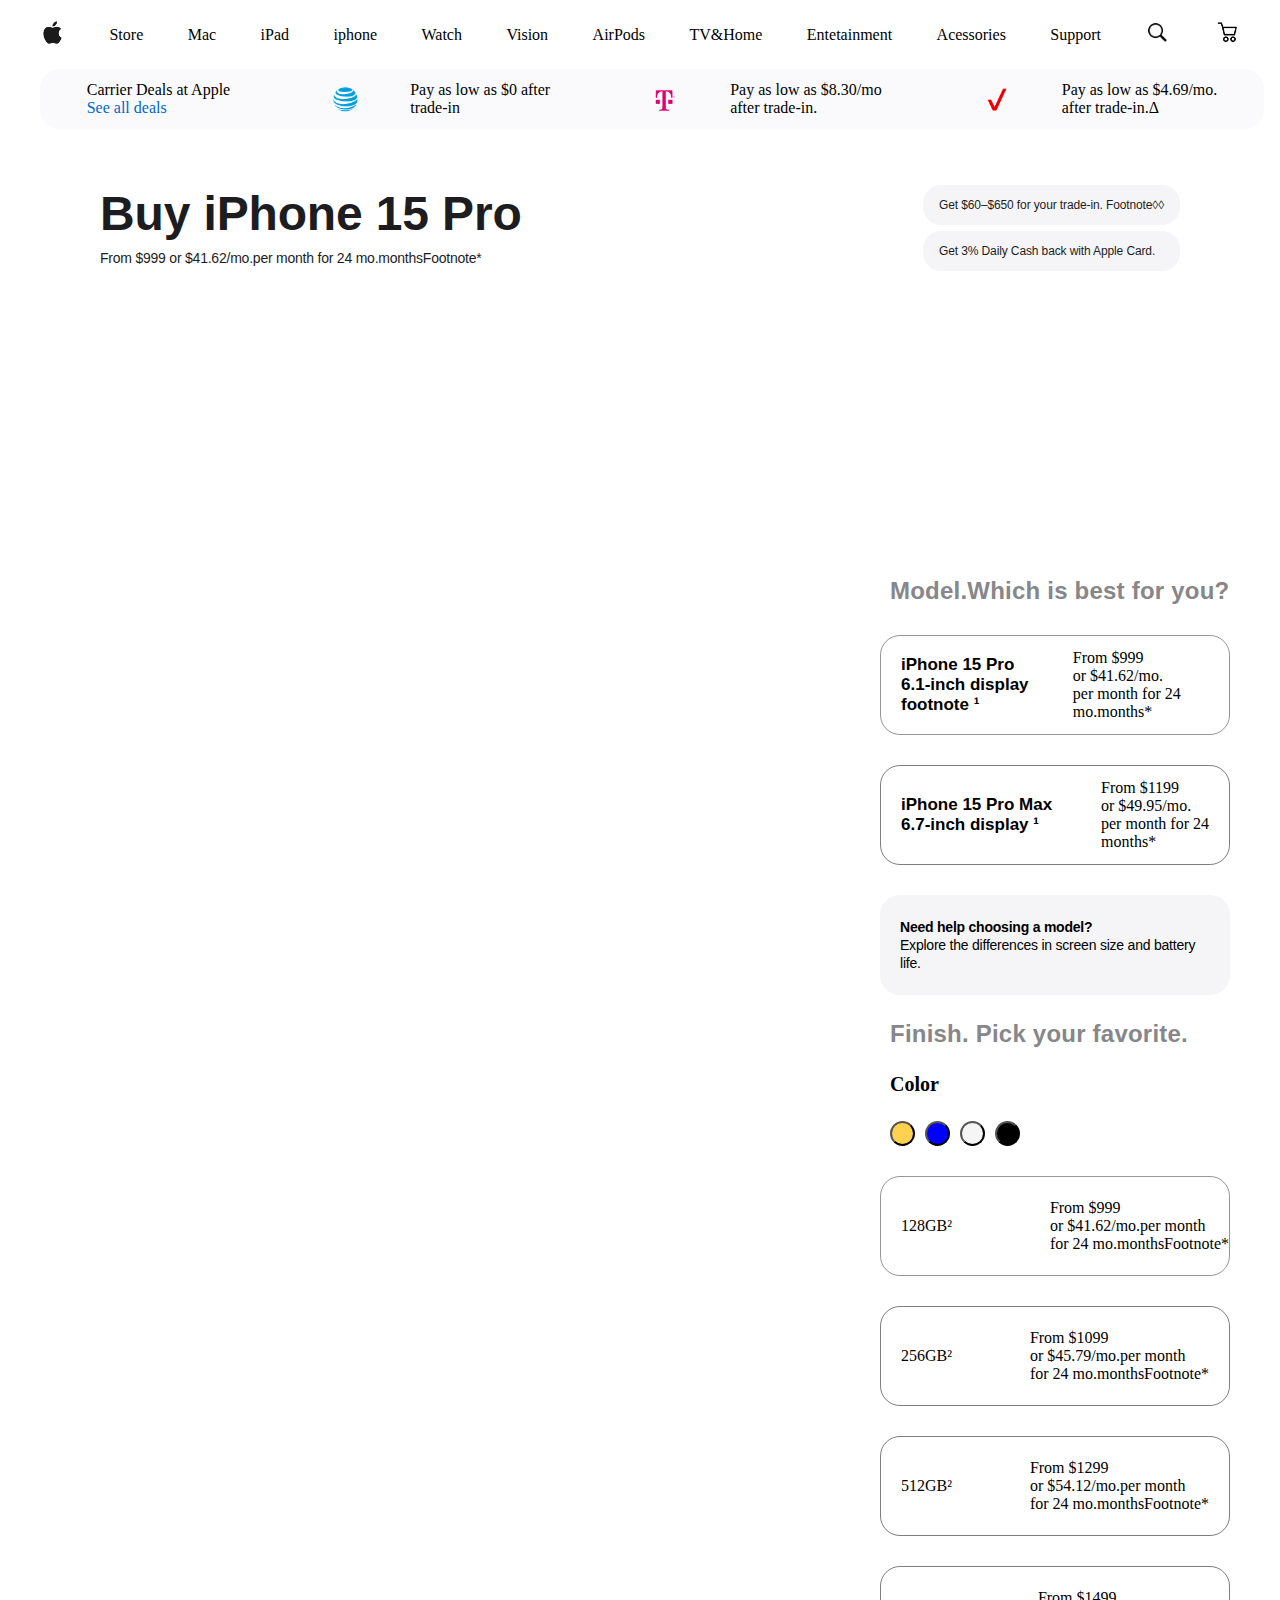
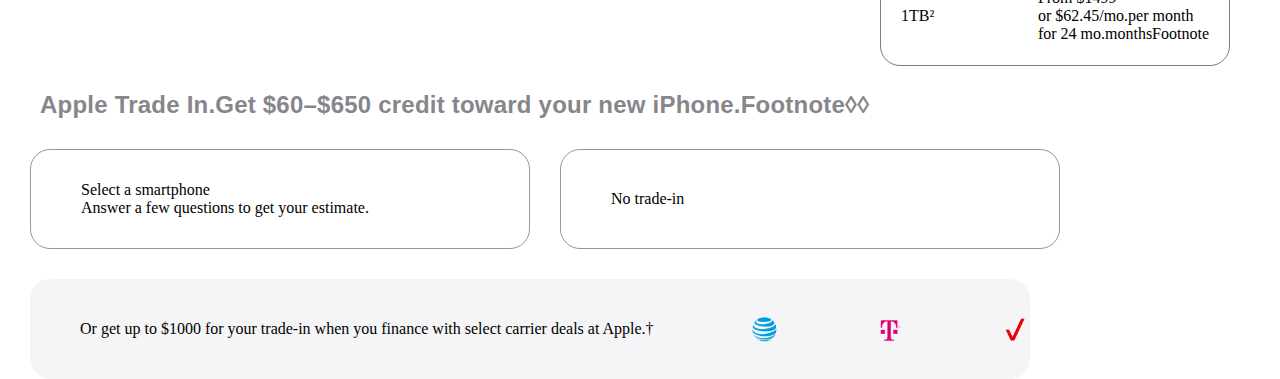
<file: index.html>
<!DOCTYPE html>
<html lang="en">
<head>
    <meta charset="UTF-8">
    <meta name="viewport" content="width=device-width, initial-scale=1.0">
    <title>Document</title>
    <link rel="stylesheet" href="./style.css">
</head>
<body>
    
<div class="container">
    <header class="header">
 <a href="#"> <img width="25px" src="./img/appleicon.png" alt=""></a>
<a href="#"> Store</a>
<a href="./mac.html"  >Mac</a>
<a href="#"> iPad</a>
<a href="#"> iphone</a>
<a href="#"> Watch</a>
<a href="#"> Vision</a>
<a href="#">  AirPods</a>
<a href="#">  TV&Home</a>
<a href="#">  Entetainment</a>
<a href="#">  Acessories</a>
<a href="#">  Support</a>
  <a href="#"><img width="25px" src="./img/searchicon (1).png" alt=""></a>
  <a href="#"><img width="25px" src="./img/storeicon.png" alt=""></a>
    </header>
    <div class="box">
        <div class="item">
<p>Carrier Deals at Apple <br><a href="#">See all deals</a></p>
        </div>
        <span></span>
        <img width="30px" src="./img/desktop-bfe-iphone-step1-bugatti-banner-att.png" alt="">
        <div class="item">
          
<p>Pay as low as $0 after <br>trade-in</p>
        </div>
        <span></span>
        <img width="30px" src="./img/tmobile.png" alt="">
        <div class="item">
           
<p>Pay as low as $8.30/mo <br>after trade-in.</p>
        </div>
        <span></span>
        <img width="30px" src="./img/yesss.png" alt="">
        <div class="item">
          
<p>Pay as low as $4.69/mo. <br> after trade-in.Δ</p>
        </div>
    </div>
</div>


    <div class="iphone_box">
        <nav class="left">
            <h1>Buy iPhone 15 Pro</h1>
            <p>From $999 or $41.62/mo.per month for 24 mo.monthsFootnote*</p>
            </nav>
                <nav class="right">
                    <p>Get $60–$650 for your trade-in.
                        Footnote◊◊</p>
                    <p>Get 3% Daily Cash back with Apple Card.</p>
                </nav>
    </div>

    <div class="pro">
        <div class="img" ></div>
    <nav class="best">
        
    <h2><b>Model.</b>Which is best for you?</h2>
    <div class="sale_box">
        <div class="item">
            <h3>  iPhone 15 Pro <br>
                6.1-inch display footnote ¹</h3>
          
        </div>
        <div class="item">
            <p>From $999 <br>
                or $41.62/mo. <br>
                per month for 24 mo.months*</p>
        </div>
    </div>
    <div class="sale_box2">
        <div class="item">
            <h4>iPhone 15 Pro Max <br>
                6.7-inch display  ¹
                </h4>
        </div>
        <div class="item">
            <p> From $1199 <br>
                or $49.95/mo. <br>per month for 24 <br>
                months*</p>
        </div>
    </div>
   <div class="sale_box3">
    <div class="item">
        <h5><b>Need help choosing a model?</b> <br>
            Explore the differences in screen size and battery life.</h5>
    </div>
   </div>


   <H6><b>Finish.</b> Pick your favorite.</H6>
  <b> <p class="colortxt">Color</p></b>
   <div class="colors_box">
    <button class="color" data-col="titanium" ></button>
    <button class="color2" data-col="blue" ></button>
    <button class="color3" data-col="white" ></button>
    <button class="color4" data-col="black" ></button>

   </div>
   <p></p>
   <div class="gb_box">
<div class="elem">
<p>128GB²</p>
</div>
<div class="elem">
<p>From $999 <br>
    or $41.62/mo.per month <br>for 24 mo.monthsFootnote*</p>
</div>
   </div>

<div class="gb_box2">
    <div class="elem">
<p>256GB²</p>
    </div>
    <div class="elem">
<p>From $1099 <br>
    or $45.79/mo.per month <br>for 24 mo.monthsFootnote*</p>
    </div>
</div>
<div class="gb_box3">
    <div class="elem">
<p>512GB²</p>
    </div>
    <div class="elem">
<p>From $1299 <br>
    or $54.12/mo.per month <br>for 24 mo.monthsFootnote*</p>
    </div>
</div>

<div class="gb_box4">
    <div class="elem">
<p>1TB²</p>
    </div>
    <div class="elem">
<p>From $1499 <br>
    or $62.45/mo.per month <br>for 24 mo.monthsFootnote</p>
    </div>

</div>
    </nav>
    </div>
      
<p class="elemtrade">Apple Trade In.Get $60–$650 credit toward your new iPhone.Footnote◊◊</p>
<div class="trade_box">
    <div class="elem_trade">
        <p >Select a smartphone <br>
            Answer a few questions to get your estimate.
          
            </p>
    </div>
    <div class="elem_trade">
        <p> No trade-in</p>
    </div>
</div>
    <div class="elem2_trade">
        <p>Or get up to $1000 for your trade-in when you finance with select carrier deals at Apple.†
        </p>
   <img width="30px"src="./img/desktop-bfe-iphone-step1-bugatti-banner-att.png" alt="">
   <img width="30px" src="./img/tmobile.png" alt="">
   <img width="30px"  src="./img/yesss.png" alt="">
    </div>






<script src="./index.js"></script>
</body>
</html>
</file>
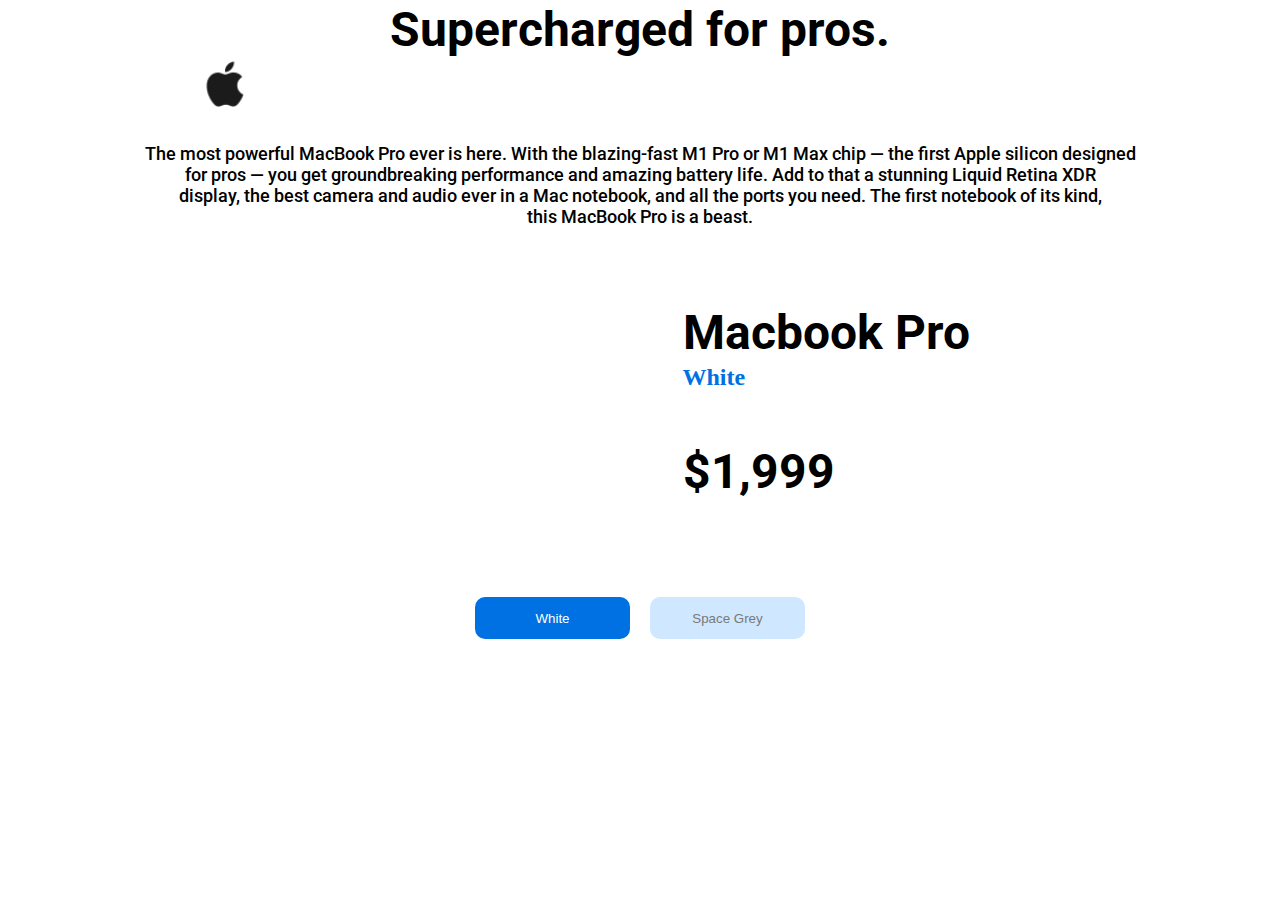
<file: mac.html>
<!DOCTYPE html>
<html lang="en">
<head>
    <meta charset="UTF-8">
    <meta name="viewport" content="width=device-width, initial-scale=1.0">
    <title>Document</title>
    <link rel="stylesheet" href="./mac.css">
    <link href="https://fonts.googleapis.com/css2?family=Rancho&family=Roboto:ital,wght@0,100;0,300;0,400;0,500;0,700;0,900;1,100;1,300;1,400;1,500;1,700;1,900&display=swap" rel="stylesheet"
</head>
<body>
    <div class="conatiner">
  <h1>Supercharged for pros.</h1>   <a href="./index.html"><img class="icon" src="./img/appleicon.png" alt=""></a>
    <p class="pro">The most powerful MacBook Pro ever is here. With the blazing-fast M1 Pro or M1 Max chip — the first Apple silicon designed <br> for pros — you get groundbreaking performance and amazing battery life. Add to that a stunning Liquid Retina XDR  <br> display, the best camera and audio ever in a Mac notebook, and all the ports you need. The first notebook of its kind, <br> this MacBook Pro is a beast.</p>
 
    <div class="mac_box">
       <div class="img"></div>
        <div class="sale">
            <h2>Macbook Pro</h2>
            <h3>White</h3>
            <p>$1,999</p>
        </div>
    </div>
    <div class="btns">
        <button class="white" data-col="white">White</button>
        <button class="graybtn" data-col="gray">Space Grey</button>

    </div>
    </div>
  

    <script src="./mac.js"></script>
</body>
</html>
</file>
<file: style.css>
*{
    padding: 0;
    margin: 0;
    box-sizing: border-box;
}
img{
 max-width: 100%;   
}
.container{
    margin: 0 auto;
    padding: 0;
    width: 1200px;

}
.header{
    padding-top: 20px;
    display: flex;
    align-items: center;
    justify-content: space-between;
}
.header a {
    cursor: pointer;
    text-decoration: none;
    color: black;

}
.box {
    display: flex;
    align-items: center;
    justify-content: center;
    position: relative;
    gap: 50px;
    background-color: #fafafc;;
    height: 60px;
    width: 1224px;
    border-radius: 20px;
    margin-top: 20px;
}
.item a{
    color: #06c ;
    text-decoration: none;
    

}
.iphone_box{
    display: flex;
    align-items: center;
    justify-content: space-between;
    padding-top: 50px;
    padding-left: 100px;
    padding-right: 100px;
}
.left h1{
    color: #1d1d1f;
    font-family: SF Pro Display, SF Pro Icons, Helvetica Neue, Helvetica, Arial, sans-serif;
    font-size: 48px;
    font-weight: 600;
    letter-spacing: -.003em;
    line-height: 1.0834933333;
    padding-bottom: 8px;
}
.left p{
    color: rgb(29, 29, 31);
    font-family: "SF Pro Text", "SF Pro Icons", "Helvetica Neue", Helvetica, Arial, sans-serif;
    font-size: 14px;
    font-weight: 400;
    letter-spacing: -0.016em;
    line-height: 1.42859;
}
.right p {
    background-color: #f5f5f7;
    border-radius: 18px;
    color: #1d1d1f;
    display: flex;
    font-family: SF Pro Text, SF Pro Icons, Helvetica Neue, Helvetica, Arial, sans-serif;
    font-size: 12px;
    font-weight: 400;
    letter-spacing: -.01em;
    line-height: 1.3333733333;
    margin: 6px 0;
    padding: 12px 16px;
    text-decoration: none;
}
.pro{
    display: flex;
    align-items: center;
    justify-content: space-between;
 
}
.img {
    width: 1200px;
    height: 700px;
    background-image: url('https://store.storeimages.cdn-apple.com/1/as-images.apple.com/is/iphone-15-pro-model-unselect-gallery-1-202309?wid=5120&hei=2880&fmt=webp&qlt=70&.v=[base64]&traceId=1');
    background-size: cover;
    background-position: center;
    transition: .5s ease;
    margin-left: 100px;
    border-radius: 25px;
    margin-top: 0;
}

nav.best {
padding-right: 50px;
cursor: pointer;
margin-top: 300px;
}
.sale_box{
    display: flex;
    align-items: center;
    justify-content: space-between;
    height: 100px;
    width: 350px;
    border: 1px solid rgba(0, 0, 0, 0.411);
    border-radius: 20px;
    padding-left: 20px;
    margin-left: 30px;
    margin-top: 30px;

}
.sale_box2{
    display: flex;
    align-items: center;
    justify-content: space-between;
    height: 100px;
    width: 350px;
    border: 1px solid rgba(0, 0, 0, 0.507);
    border-radius: 20px;
    padding-left: 20px;
    margin-left: 30px;
    margin-top: 30px;
    padding-right: 20px;

}
.sale_box3{
    display: flex;
    align-items: center;
    justify-content: space-between;
    height: 100px;
    width: 350px;
    border: none;
    border-radius: 20px;
    padding-left: 20px;
    margin-left: 30px;
    margin-top: 30px;
    padding-right: 20px;
    background-color: #f5f5f7; 

} 
.sale_box3 h5{
    
    font-family: SF Pro Text, SF Pro Icons, Helvetica Neue, Helvetica, Arial, sans-serif;
    font-size: 14px;
    font-weight: 400;
    letter-spacing: -.016em;
    line-height: 1.2857742857;
}
.sale_box h3 {
    font-family: SF Pro Text, SF Pro Icons, Helvetica Neue, Helvetica, Arial, sans-serif;
    font-size: 17px;
}
.sale_box2 h4 {
    font-family: SF Pro Text, SF Pro Icons, Helvetica Neue, Helvetica, Arial, sans-serif;
    font-size: 17px;
}
.best h2 {
    font-family: SF Pro Display, SF Pro Icons, Helvetica Neue, Helvetica, Arial, sans-serif;
    font-size: 24px;
    font-weight: 600;
    letter-spacing: .009em;
    line-height: 1.1666666667;
    color : #86868b;
    margin-left: 40px;
}
.best h6 {
    font-family: SF Pro Display, SF Pro Icons, Helvetica Neue, Helvetica, Arial, sans-serif;
    font-size: 24px;
    font-weight: 600;
    letter-spacing: .009em;
    line-height: 1.1666666667;
    color : #86868b;
    margin-left: 40px;
    margin-top: 25px;
}
p.colortxt{
    font-size: 20px;
    margin-left: 40px;
    margin-top: 25px;
}
.color2{
height: 25px;
width: 25px;
border-radius: 100px ;
background-color:Blue;
}
.color4{
height: 25px;
width: 25px;
border-radius: 100px ;
background-color:rgb(0, 0, 0);
}
.color{
height: 25px;
width: 25px;
border-radius: 100px ;
background-color:#fdc210bb;
}
.color3{
height: 25px;
width: 25px;
border-radius: 100px ;
background-color:rgb(245, 245, 245);
}
.colors_box{
    display: flex;
    align-items: center;
    margin-top: 25px;
    margin-left: 40px;
    gap: 10px;
    cursor: pointer;
}

.gb_box{
    display: flex;
    align-items: center;
    justify-content: space-between;
    height: 100px;
    width: 350px;
    border: 1px solid rgba(0, 0, 0, 0.411);
    border-radius: 20px;
    padding-left: 20px;
    margin-left: 30px;
    margin-top: 30px;

}
.gb_box2{
    display: flex;
    align-items: center;
    justify-content: space-between;
    height: 100px;
    width: 350px;
    border: 1px solid rgba(0, 0, 0, 0.507);
    border-radius: 20px;
    padding-left: 20px;
    margin-left: 30px;
    margin-top: 30px;
    padding-right: 20px;

}
.gb_box3{
    display: flex;
    align-items: center;
    justify-content: space-between;
    height: 100px;
    width: 350px;
    border: 1px solid rgba(0, 0, 0, 0.507);
    border-radius: 20px;
    padding-left: 20px;
    margin-left: 30px;
    margin-top: 30px;
    padding-right: 20px;

}
.gb_box4{
    display: flex;
    align-items: center;
    justify-content: space-between;
    height: 100px;
    width: 350px;
    border: 1px solid rgba(0, 0, 0, 0.507);
    border-radius: 20px;
    padding-left: 20px;
    margin-left: 30px;
    margin-top: 30px;
    padding-right: 20px;

}
.pro .img {
   
    position: sticky;
    top: 0;  
    z-index: 1; 
  }
  
  .pro {
  
    position: relative; 
  }


  .trade_box{
    align-items: center;
    display: flex;
    

  }
  
.elemtrade {
    font-family: SF Pro Display, SF Pro Icons, Helvetica Neue, Helvetica, Arial, sans-serif;
    font-size: 24px;
    font-weight: 600;
    letter-spacing: .009em;
    line-height: 1.1666666667;
    color : #86868b;
    margin-left: 40px;
    margin-top: 25px;
}
.elem_trade {
    display: flex;
    align-items: center;
    justify-content: space-between;
    height: 100px;
    width: 500px;
    border: 1px solid rgba(0, 0, 0, 0.411);
    border-radius: 20px;
    padding-left: 20px;
    margin-left: 30px;
    margin-top: 30px;
padding-left: 50px;

} 
.elem2_trade {
    display: flex;
    align-items: center;
    justify-content: space-between;
    height: 100px;
    width: 1000px;
    border-radius: 20px;
    padding-left: 20px;
    margin-left: 30px;
    margin-top: 30px;
padding-left: 50px;
background-color: #f5f5f7;

}
</file>
<file: mac.css>
*{
 padding: 0;
 margin: 0;
 box-sizing: border-box;   
}
.img {
    max-width: 100%;
}
.container{
width: 1200px;
    margin: 0 auto;
}
h1 {
 font-family: "Roboto", sans-serif;
font-size: 48px;
font-weight: 700;
line-height: 59.42px;
text-align: center;

} 
 .pro {
font-family: "Roboto", sans-serif;
font-size: 18px;
font-weight: 500;
text-align: center;
margin-top: 30px;

} 
.mac_box {
display: flex;
justify-content: center;
align-items: center;
margin-top: 30px;
gap: 60px; 
}
.img{
    width: 312px;
    height: 289.91px;
background-image: url(https://s3-alpha-sig.figma.com/img/9f71/2fbe/77eca8b2420bb1d5e95728168d6e6c92?Expires=1717372800&Key-Pair-Id=APKAQ4GOSFWCVNEHN3O4&Signature=ZdUsEBFHPYlQxiFII9dxAHcI4nBxWgrzJW1D6Z3BaWCw3Hx3MbD11YA1ol-hkSHYsM5x8OEJmZTZgTzUUuyyYsrgpxUTsxy37MSfJIYK2Gxsbh4G1dQYdVHgZHKoPkeJueAJun5-Gsmha3OcSn2vlI3N9HCs~GJBAcT2bKkhpiXu8u0GywGcqsbwoyu1xAPRvF65DmBYJtRSnKKJR66Cf9UoOXU~z3ur76-ZF3ICrcCNRGca2FKyTUthTpn1unRVar2js6LU4wz5Z0EPTn8tnCZxWc1NwyjmcwFa3PtNHM-DZrp-UA5CrY59JJYbADjhVjuYdL4s8o17IOQTNYUeog__);
background-size: cover;
}
h2 {
    font-family: "Roboto", sans-serif;
font-size: 48px;
font-weight: 700;
line-height: 59.42px;
text-align: center;

}
h3 {
    font-family: Gilroy;
font-size: 24px;
font-weight: 700;
line-height: 29.71px;
text-align: left;
color: #0071E3;

}
.sale p {
    font-family:"Roboto", sans-serif ;
font-size: 48px;
font-weight: 700;
line-height: 59.42px;
text-align: left;
padding-top: 50px;
}

.btns {
    display: flex;
    align-items: center;
    justify-content: center;
    gap: 20px;
    margin-top: 50px;
}
.white {
    width: 155px;
height: 42px;
top: 653px;
left: 703px;
gap: 0px;
border-radius: 10px;
opacity: 0px;
border: 0;
cursor: pointer;
background-color: #0071E3;
color: white;

}
.graybtn  {
    width: 155px;
height: 42px;
top: 653px;
left: 703px;
gap: 0px;
border-radius: 10px;
opacity: 0px;
border: 0;
cursor: pointer;
background: #CFE7FF;
color:  #797979;


}
.icon{ 

    height: 50px;
    width:50px;
    margin-left: 200px;
}
.newbluebtn{
    width: 155px;
    height: 42px;
    top: 653px;
    left: 703px;
    gap: 0px;
    border-radius: 10px;
    opacity: 0px;
    border: 0;
    cursor: pointer;
    background-color: #0071E3;
    color: white;
    
}
</file>
